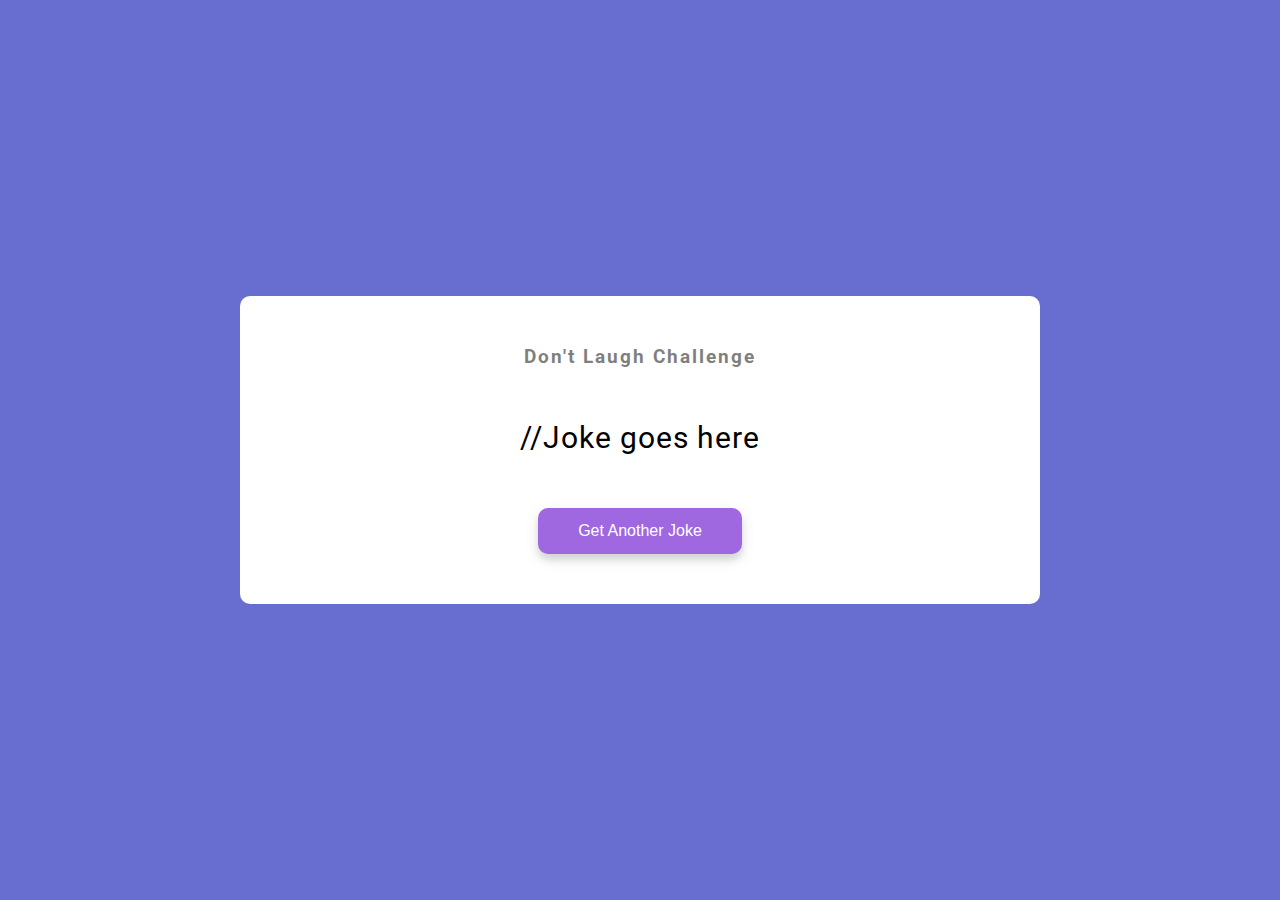
<file: Day10_Dad_Jokes/index.html>
<!DOCTYPE html>
<html lang="en">
  <head>
    <meta charset="UTF-8" />
    <meta http-equiv="X-UA-Compatible" content="IE=edge" />
    <meta name="viewport" content="width=device-width, initial-scale=1.0" />
    <title>Dad Jokes</title>
    <link rel="stylesheet" href="style.css" />
  </head>
  <body>
    <div class="container">
      <h3>Don't Laugh Challenge</h3>
      <div id="joke" class="joke">//Joke goes here</div>
      <button id="jokeBtn" class="btn">Get Another Joke</button>
    </div>

    <script src="script.js"></script>
  </body>
</html>
</file>
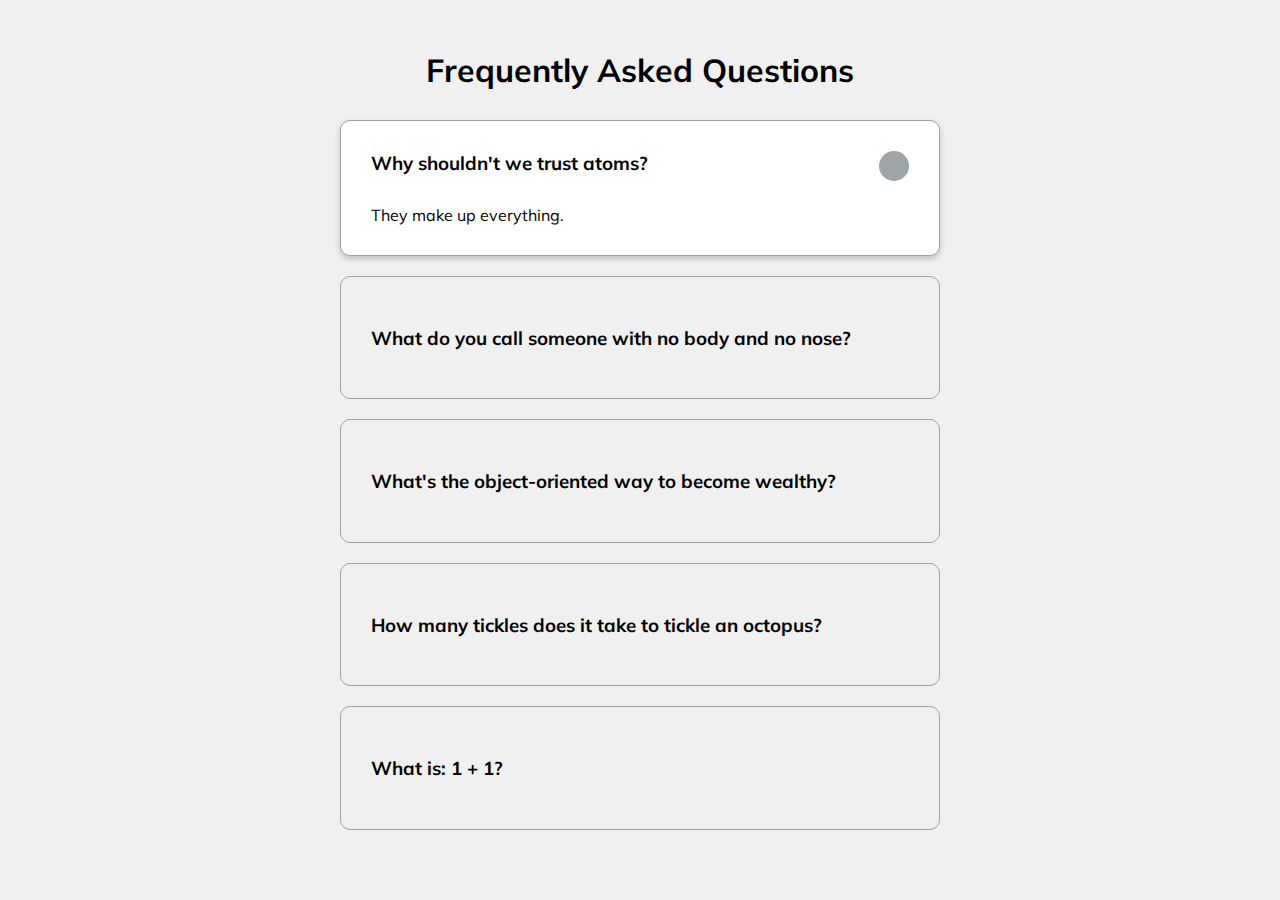
<file: Day12_FAQ_Collapse/index.html>
<!DOCTYPE html>
<html lang="en">
  <head>
    <meta charset="UTF-8" />
    <meta http-equiv="X-UA-Compatible" content="IE=edge" />
    <meta name="viewport" content="width=device-width, initial-scale=1.0" />
    <title>FAQ</title>
    <link
      rel="stylesheet"
      href="https://cdnjs.cloudflare.com/ajax/libs/font-awesome/6.0.0-beta2/css/all.min.css"
      integrity="sha512-YWzhKL2whUzgiheMoBFwW8CKV4qpHQAEuvilg9FAn5VJUDwKZZxkJNuGM4XkWuk94WCrrwslk8yWNGmY1EduTA=="
      crossorigin="anonymous"
    />
    <link rel="stylesheet" href="style.css" />
  </head>
  <body>
    <h1>Frequently Asked Questions</h1>
    <div class="faq-container">
      <div class="faq active">
        <h3 class="faq-title">Why shouldn't we trust atoms?</h3>
        <i class="far fa-comment right"></i>
        <i class="far fa-comment left"></i>

        <p class="faq-text">They make up everything.</p>
        <button class="faq-toggle">
          <i class="fas fa-chevron-down"></i>
          <i class="fas fa-times"></i>
        </button>
      </div>
      <div class="faq">
        <h3 class="faq-title">
          What do you call someone with no body and no nose?
        </h3>
        <i class="far fa-comment right"></i>
        <i class="far fa-comment left"></i>
        <p class="faq-text">Nobody knows.</p>
        <button class="faq-toggle">
          <i class="fas fa-chevron-down"></i>
          <i class="fas fa-times"></i>
        </button>
      </div>
      <div class="faq">
        <h3 class="faq-title">
          What's the object-oriented way to become wealthy?
        </h3>
        <i class="far fa-comment right"></i>
        <i class="far fa-comment left"></i>
        <p class="faq-text">Inheritance</p>
        <button class="faq-toggle">
          <i class="fas fa-chevron-down"></i>
          <i class="fas fa-times"></i>
        </button>
      </div>
      <div class="faq">
        <h3 class="faq-title">
          How many tickles does it take to tickle an octopus?
        </h3>
        <i class="far fa-comment right"></i>
        <i class="far fa-comment left"></i>
        <p class="faq-text">Ten-tickles!</p>
        <button class="faq-toggle">
          <i class="fas fa-chevron-down"></i>
          <i class="fas fa-times"></i>
        </button>
      </div>
      <div class="faq">
        <h3 class="faq-title">What is: 1 + 1?</h3>
        <i class="far fa-comment right"></i>
        <i class="far fa-comment left"></i>
        <p class="faq-text">Depends on who you are asking.</p>
        <button class="faq-toggle">
          <i class="fas fa-chevron-down"></i>
          <i class="fas fa-times"></i>
        </button>
      </div>
    </div>

    <script src="script.js"></script>
  </body>
</html>
</file>
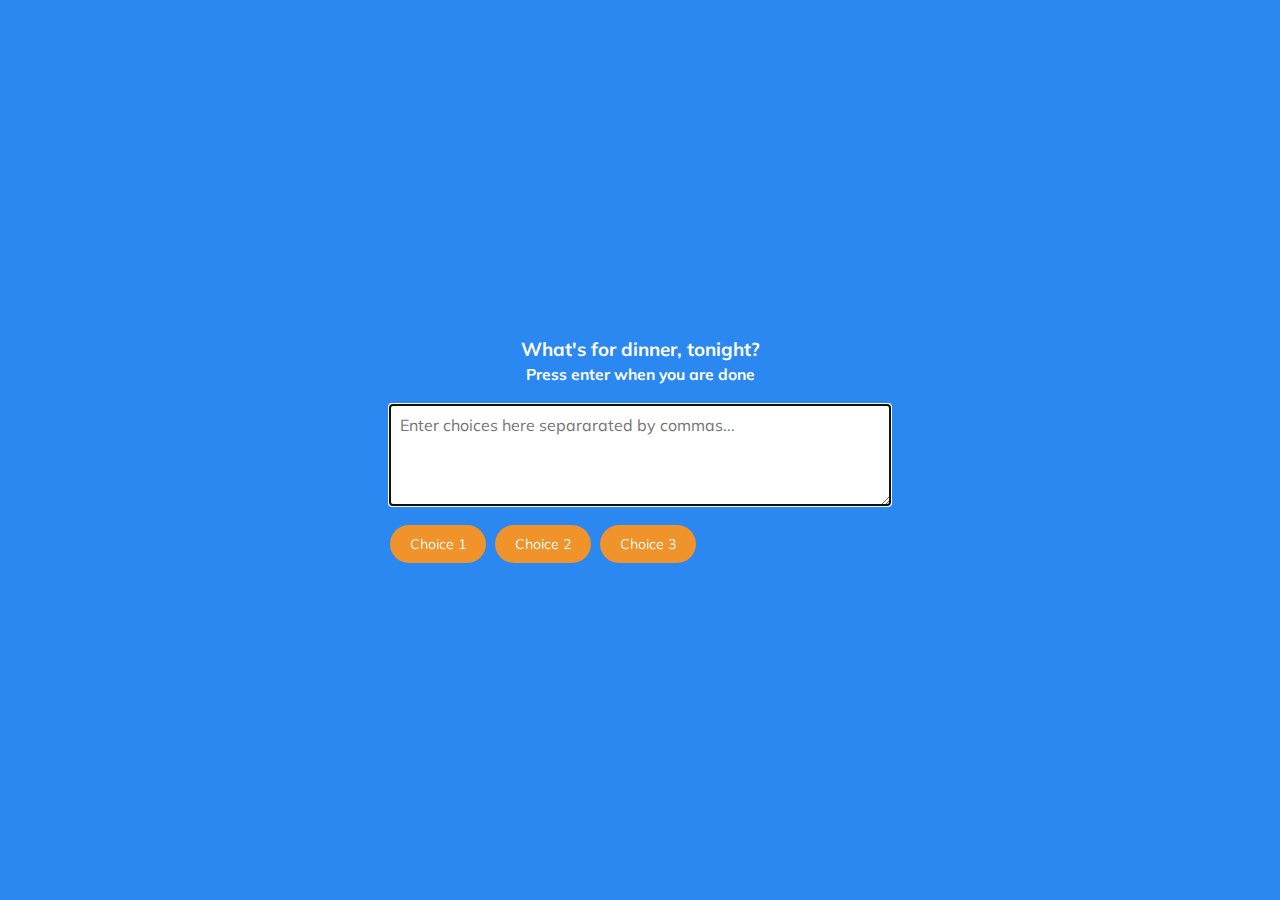
<file: Day13_Random_Picker/index.html>
<!DOCTYPE html>
<html lang="en">
  <head>
    <meta charset="UTF-8" />
    <meta http-equiv="X-UA-Compatible" content="IE=edge" />
    <meta name="viewport" content="width=device-width, initial-scale=1.0" />
    <title>Random Choice Picker</title>
    <link rel="stylesheet" href="style.css" />
  </head>
  <body>
    <div class="container">
      <h3>
        What's for dinner, tonight?<br />
        <small>Press enter when you are done</small>
      </h3>
      <textarea
        placeholder="Enter choices here separarated by commas..."
        id="textarea"
      ></textarea>
      <div id="tags">
        <span class="tag">Choice 1</span>
        <span class="tag">Choice 2</span>
        <span class="tag">Choice 3</span>
      </div>
    </div>

    <script src="script.js"></script>
  </body>
</html>
</file>
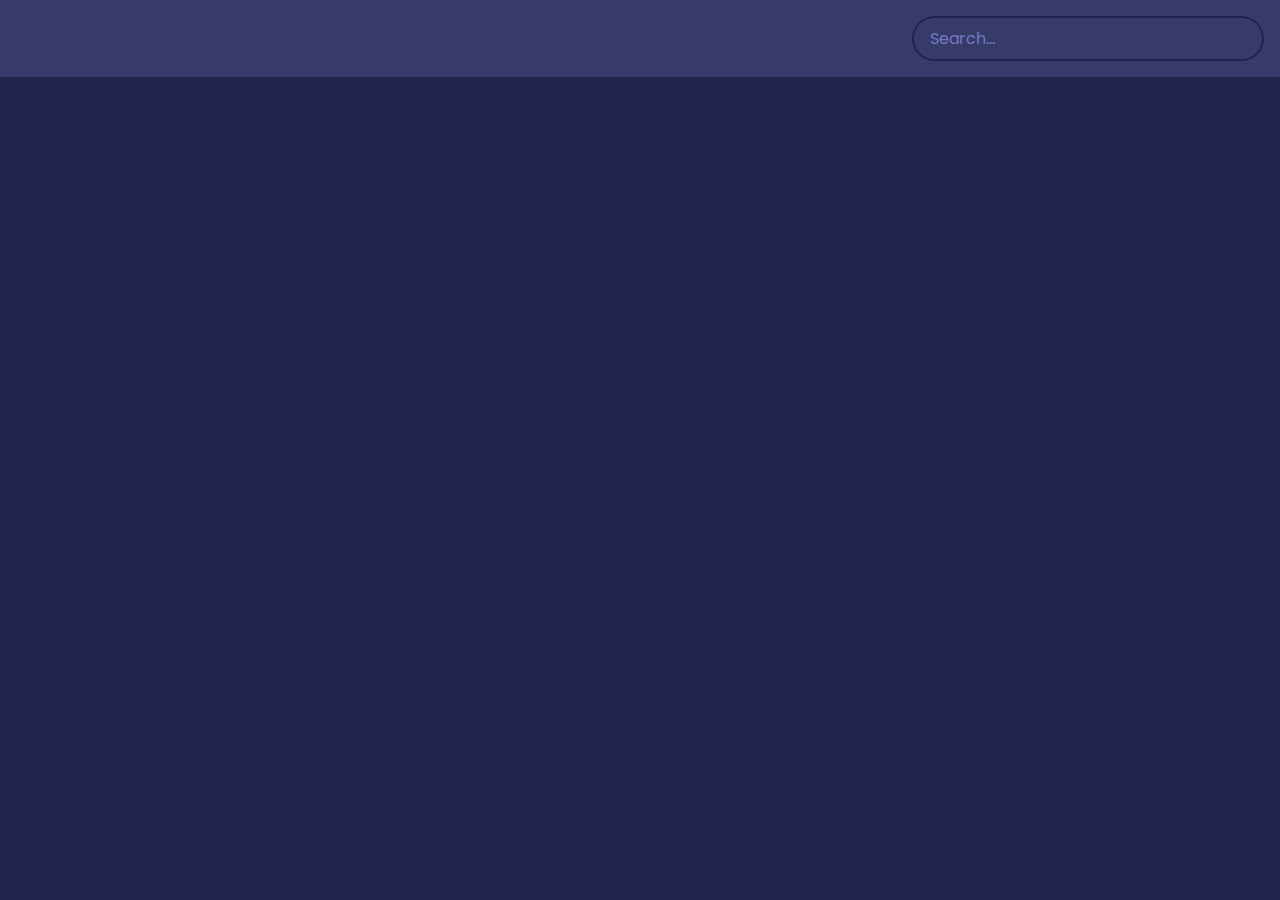
<file: Day17_Movie_App/index.html>
<!DOCTYPE html>
<html lang="en">
  <head>
    <meta charset="UTF-8" />
    <meta http-equiv="X-UA-Compatible" content="IE=edge" />
    <meta name="viewport" content="width=device-width, initial-scale=1.0" />
    <title>Movie App</title>
    <link rel="stylesheet" href="style.css" />
  </head>
  <body>
    <header>
      <form id="form">
        <input class="search" id="search" type="text" placeholder="Search..." />
      </form>
    </header>
    <main id="main"></main>
    <script src="script.js"></script>
  </body>
</html>
</file>
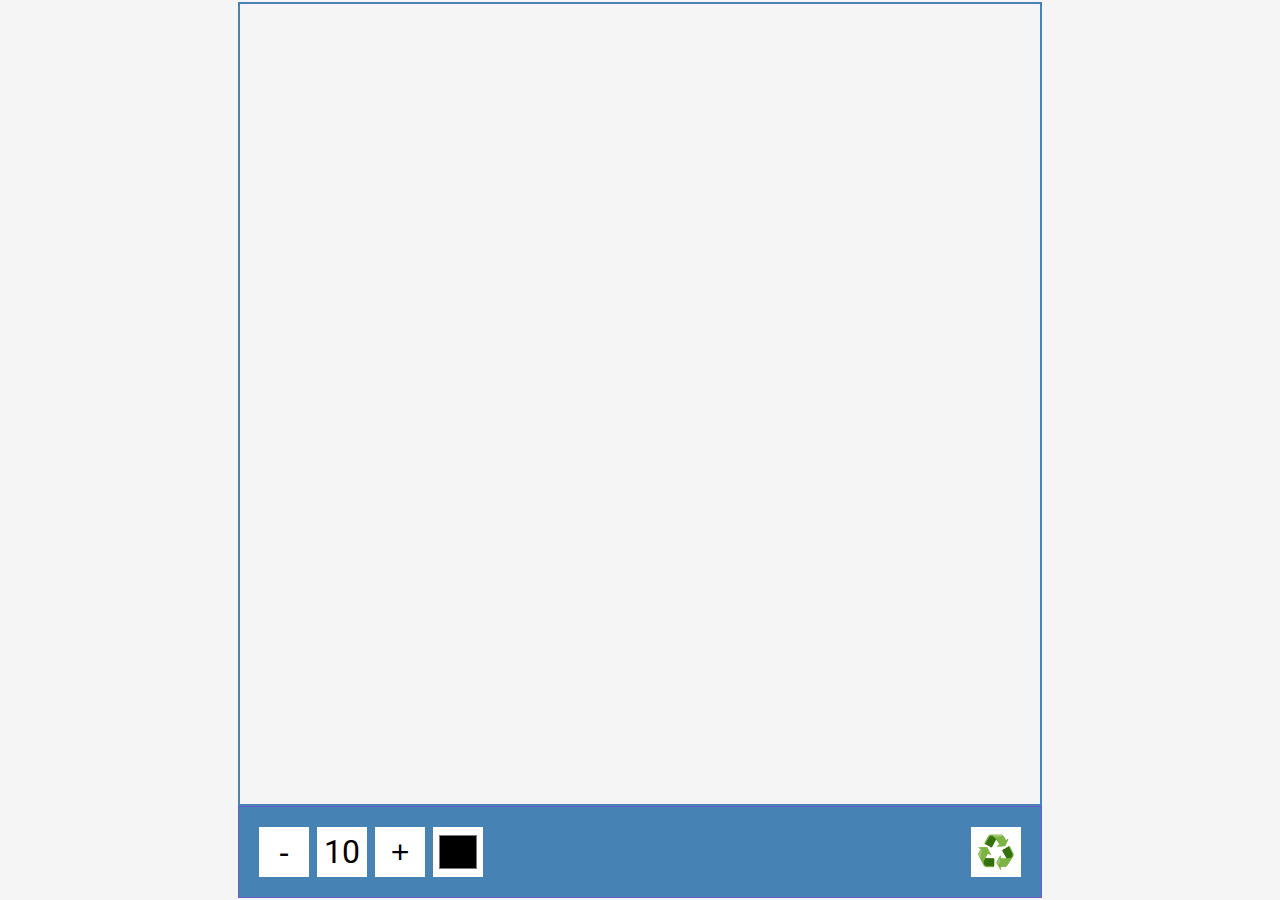
<file: Day22_Drawing_App/index.html>
<!DOCTYPE html>
<html lang="en">
  <head>
    <meta charset="UTF-8" />
    <meta http-equiv="X-UA-Compatible" content="IE=edge" />
    <meta name="viewport" content="width=device-width, initial-scale=1.0" />
    <title>My Project</title>
    <link rel="stylesheet" href="style.css" />
  </head>
  <body>
    <canvas id="canvas" width="800" height="800"></canvas>
    <div class="toolbox">
      <button id="decrease">-</button>
      <span id="size">10</span>
      <button id="increase">+</button>
      <input type="color" id="color" />
      <button id="clear">♻️</button>
    </div>
    <script src="script.js"></script>
  </body>
</html>
</file>
<file: Day10_Dad_Jokes/style.css>
@import url('https://fonts.googleapis.com/css2?family=Roboto:wght@400;700&display=swap');

* {
  box-sizing: border-box;
}

body {
  background-color: #686ed0;
  font-family: 'Roboto', 'sans-serif';
  display: flex;
  flex-direction: column;
  align-items: center;
  justify-content: center;
  height: 100vh;
  overflow: hidden;
  margin: 0;
  padding: 20px;
}

.container {
  background-color: white;
  border-radius: 10px;
  box-shadow: 0 10px 20px rgba(0, 0, 0, 0.1), 0, 6px 6px rgba(0, 0, 0, 0.1);
  padding: 50px 20px;
  text-align: center;
  max-width: 100%;
  width: 800px;
}

h3 {
  margin: 0;
  opacity: 0.5;
  letter-spacing: 2px;
}

.joke {
  font-size: 30px;
  letter-spacing: 1px;
  line-height: 40px;
  margin: 50px auto;
  max-width: 600px;
}

.btn {
  background-color: #9f68e0;
  color: white;
  border: 0;
  border-radius: 10px;
  box-shadow: 0 5px 15px rgba(0, 0, 0, 0.1), 0 6px 6px rgba(0, 0, 0, 0.1);
  padding: 14px 40px;
  font-size: 16px;
  cursor: pointer;
}

.btn:active {
  transform: scale(0.98);
}

.btn:focus {
  outline: 0;
}
</file>
<file: Day12_FAQ_Collapse/style.css>
@import url('https://fonts.googleapis.com/css2?family=Muli&display=swap');

* {
  box-sizing: border-box;
}

body {
  font-family: 'Muli', 'sans-serif';
  background-color: #f0f0f0;
}

h1 {
  margin: 50px 0 30px;
  text-align: center;
}

.faq-container {
  max-width: 600px;
  margin: 0 auto;
}

.faq {
  background-color: transparent;
  border: 1px solid #9fa4a8;
  border-radius: 10px;
  margin: 20px 0;
  padding: 30px;
  position: relative;
  overflow: hidden;
  transition: 0.3s ease;
}

.faq.active {
  background-color: #fff;
  box-shadow: 0 3px 6px rgba(0, 0, 0, 0.1), 0 3px 6px rgba(0, 0, 0, 0.1);
}

.far.fa-comment.right {
  display: none;
  color: #2ecc71;
  font-size: 7rem;
  position: absolute;
  opacity: 0.2;
  top: 20px;
  left: 20px;
  z-index: 0;
}

.far.fa-comment.left {
  display: none;
  color: #3498db;
  font-size: 7rem;
  position: absolute;
  opacity: 0.2;
  top: -10px;
  left: -30px;
  transform: rotateY(180deg);
}

.faq.active .far.fa-comment.right,
.faq.active .far.fa-comment.left {
  display: block;
}

.faq.active .faq-title {
  margin: 0 35px 0 0;
}

.faq-text {
  display: none;
  margin: 30px 0 0;
}

.faq.active .faq-text {
  display: block;
}

.faq-toggle {
  background-color: transparent;
  border: 0;
  cursor: pointer;
  border-radius: 50%;
  display: flex;
  align-items: center;
  justify-content: center;
  font-size: 16px;
  padding: 0;
  position: absolute;
  top: 30px;
  right: 30px;
  height: 30px;
  width: 30px;
}

.faq-toggle:focus {
  outline: 0;
}

.faq-toggle .fa-times {
  display: none;
}

.faq.active .faq-toggle .fa-times {
  display: block;
  color: #fff;
}

.faq.active .faq-toggle .fas.fa-chevron-down {
  display: none;
}

.faq.active .faq-toggle {
  background-color: #9fa4a8;
}
</file>
<file: Day13_Random_Picker/style.css>
@import url('https://fonts.googleapis.com/css2?family=Muli&display=swap');

* {
  box-sizing: border-box;
}

body {
  background-color: #2b88f0;
  font-family: 'Muli', 'sans-serif';
  display: flex;
  flex-direction: column;
  align-items: center;
  justify-content: center;
  height: 100vh;
  overflow: hidden;
  margin: 0;
}

h3 {
  color: #fff;
  margin: 10px 0 20px;
  text-align: center;
}

.container {
  width: 500px;
}

textarea {
  border: none;
  display: block;
  width: 100%;
  height: 100px;
  font-family: inherit;
  padding: 10px;
  margin: 0 0 20px;
  font-size: 16px;
}

.tag {
  background-color: #f0932b;
  color: #fff;
  border-radius: 50px;
  padding: 10px 20px;
  margin: 0 5px 10px 0;
  font-size: 14px;
  display: inline-block;
}

.tag.highlight {
  background-color: #273c75;
}
</file>
<file: Day17_Movie_App/style.css>
@import url('https://fonts.googleapis.com/css2?family=Poppins:wght@200;400&display=swap');
:root {
  --primary-color: #22254b;
  --secondary-color: #373b69;
}

* {
  box-sizing: border-box;
}

body {
  background-color: var(--primary-color);
  font-family: 'Poppins', 'sans-serif';
  margin: 0;
}

header {
  background-color: var(--secondary-color);
  padding: 1rem;
  display: flex;
  justify-content: flex-end;
}

.search {
  background-color: transparent;
  border: 2px solid var(--primary-color);
  border-radius: 50px;
  font-family: inherit;
  font-size: 1rem;
  padding: 0.5rem 1rem;
  color: #fff;
}

.search::placeholder {
  color: #7378c5;
}

.search:focus {
  outline: none;
  background-color: var(--primary-color);
}

main {
  display: flex;
  flex-wrap: wrap;
  justify-content: center;
}

.movie {
  width: 300px;
  margin: 1rem;
  background-color: var(--secondary-color);
  box-shadow: 0 4px 5px rgba(0, 0, 0, 0.2);
  position: relative;
  overflow: hidden;
  border-radius: 3px;
}

.movie img {
  width: 100%;
}

.movie-info {
  color: #eee;
  display: flex;
  align-items: center;
  justify-content: space-between;
  padding: 0.5rem 1rem 1rem;
  letter-spacing: 0.5px;
}

.movie-info h3 {
  margin: 0;
}

.movie-info span {
  background-color: var(--primary-color);
  padding: 0.25rem 0.5rem;
  border-radius: 3px;
  font-weight: bold;
}

.movie-info span.green {
  color: lightgreen;
}
.movie-info span.orange {
  color: orange;
}
.movie-info span.red {
  color: red;
}

.overview {
  background-color: #fff;
  padding: 2rem;
  position: absolute;
  left: 0;
  bottom: 0;
  right: 0;
  max-height: 100%;
  transform: translateY(101%);
  overflow-y: auto;
  transition: transform 0.3s ease-in;
}

.movie:hover .overview {
  transform: translateY(0);
}
</file>
<file: Day22_Drawing_App/style.css>
@import url('https://fonts.googleapis.com/css2?family=Roboto:wght@400;700&display=swap');

* {
  box-sizing: border-box;
}

body {
  background-color: #f5f5f5;
  font-family: 'Roboto', 'sans-serif';
  display: flex;
  flex-direction: column;
  align-items: center;
  justify-content: center;
  height: 100vh;
  margin: 0;
}

canvas {
  border: 2px solid steelblue;
}

.toolbox {
  background-color: steelblue;
  border: 1px solid slateblue;
  display: flex;
  width: 804px;
  padding: 1rem;
}

.toolbox > * {
  background-color: #fff;
  border: none;
  display: inline-flex;
  align-items: center;
  justify-content: center;
  font-size: 2rem;
  height: 50px;
  width: 50px;
  margin: 0.25rem;
  padding: 0.25rem;
  cursor: pointer;
}

.toolbox > *:last-child {
  margin-left: auto;
}
</file>
